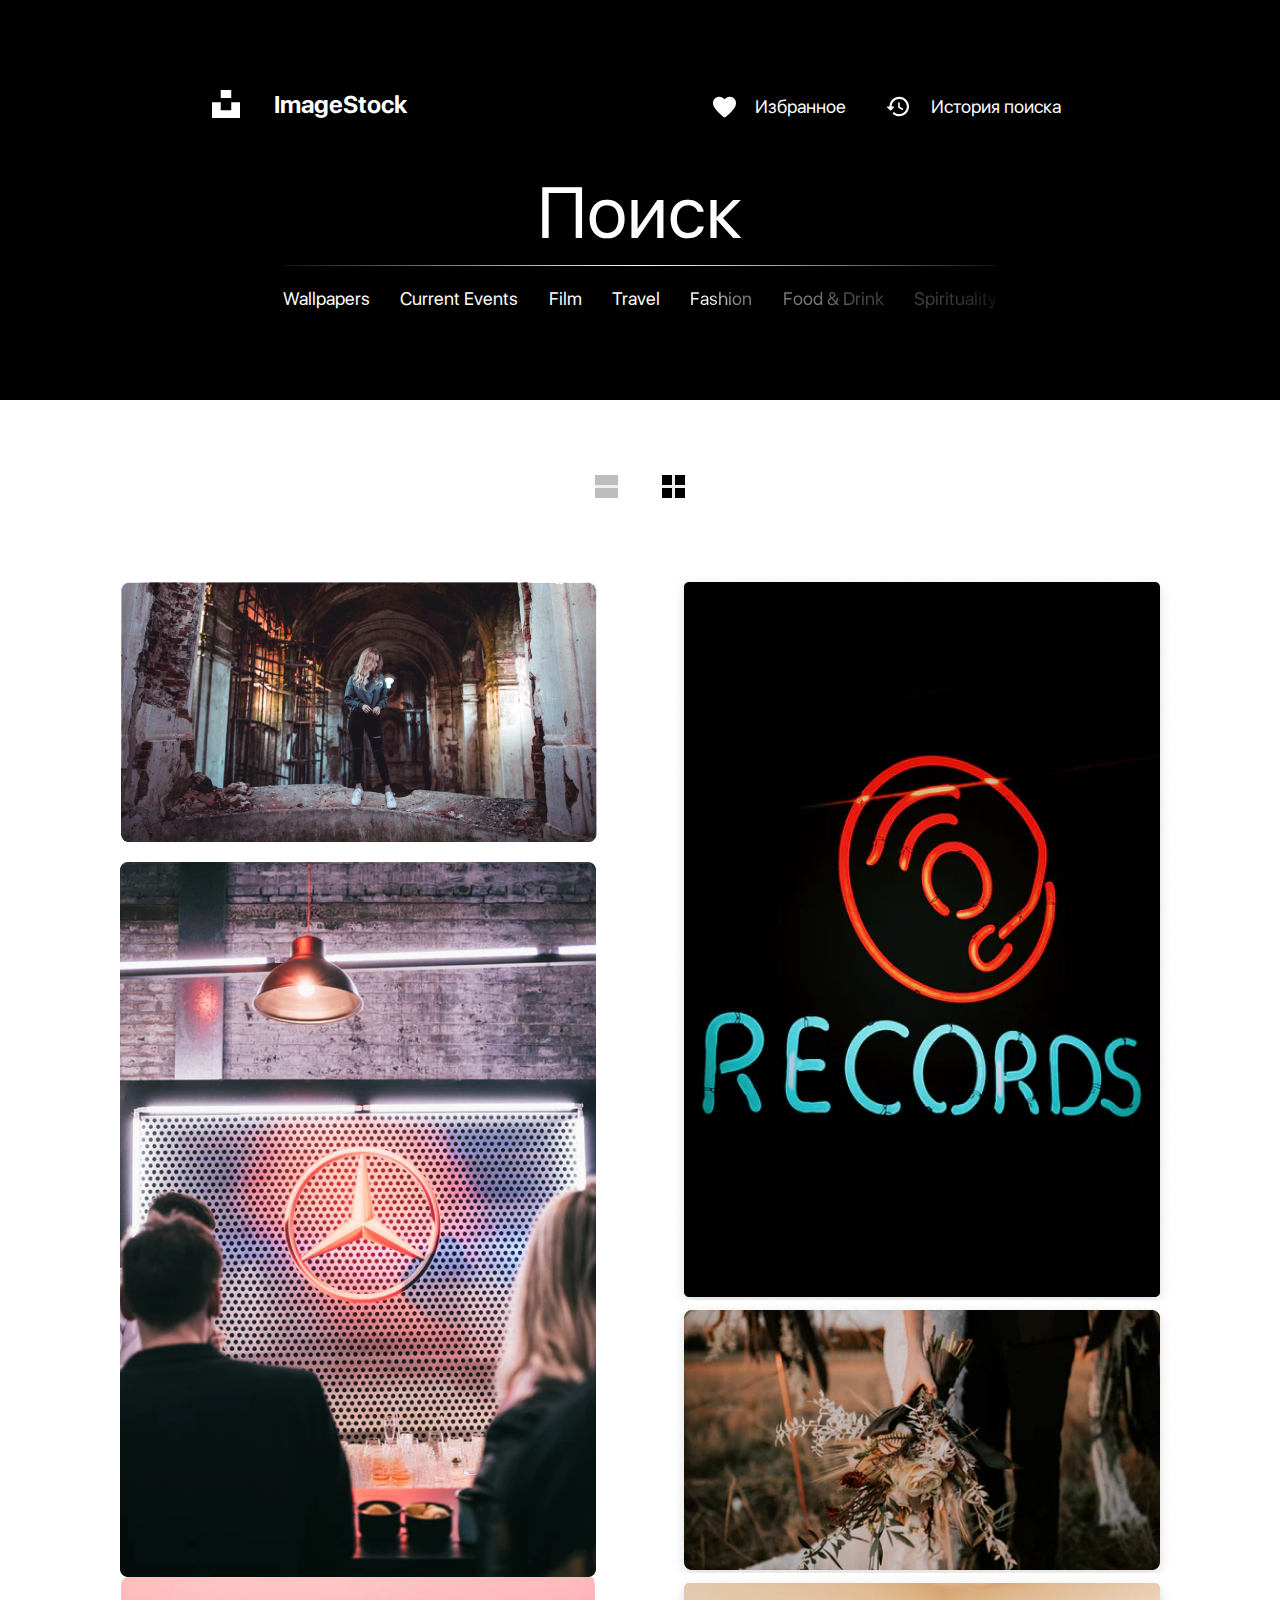
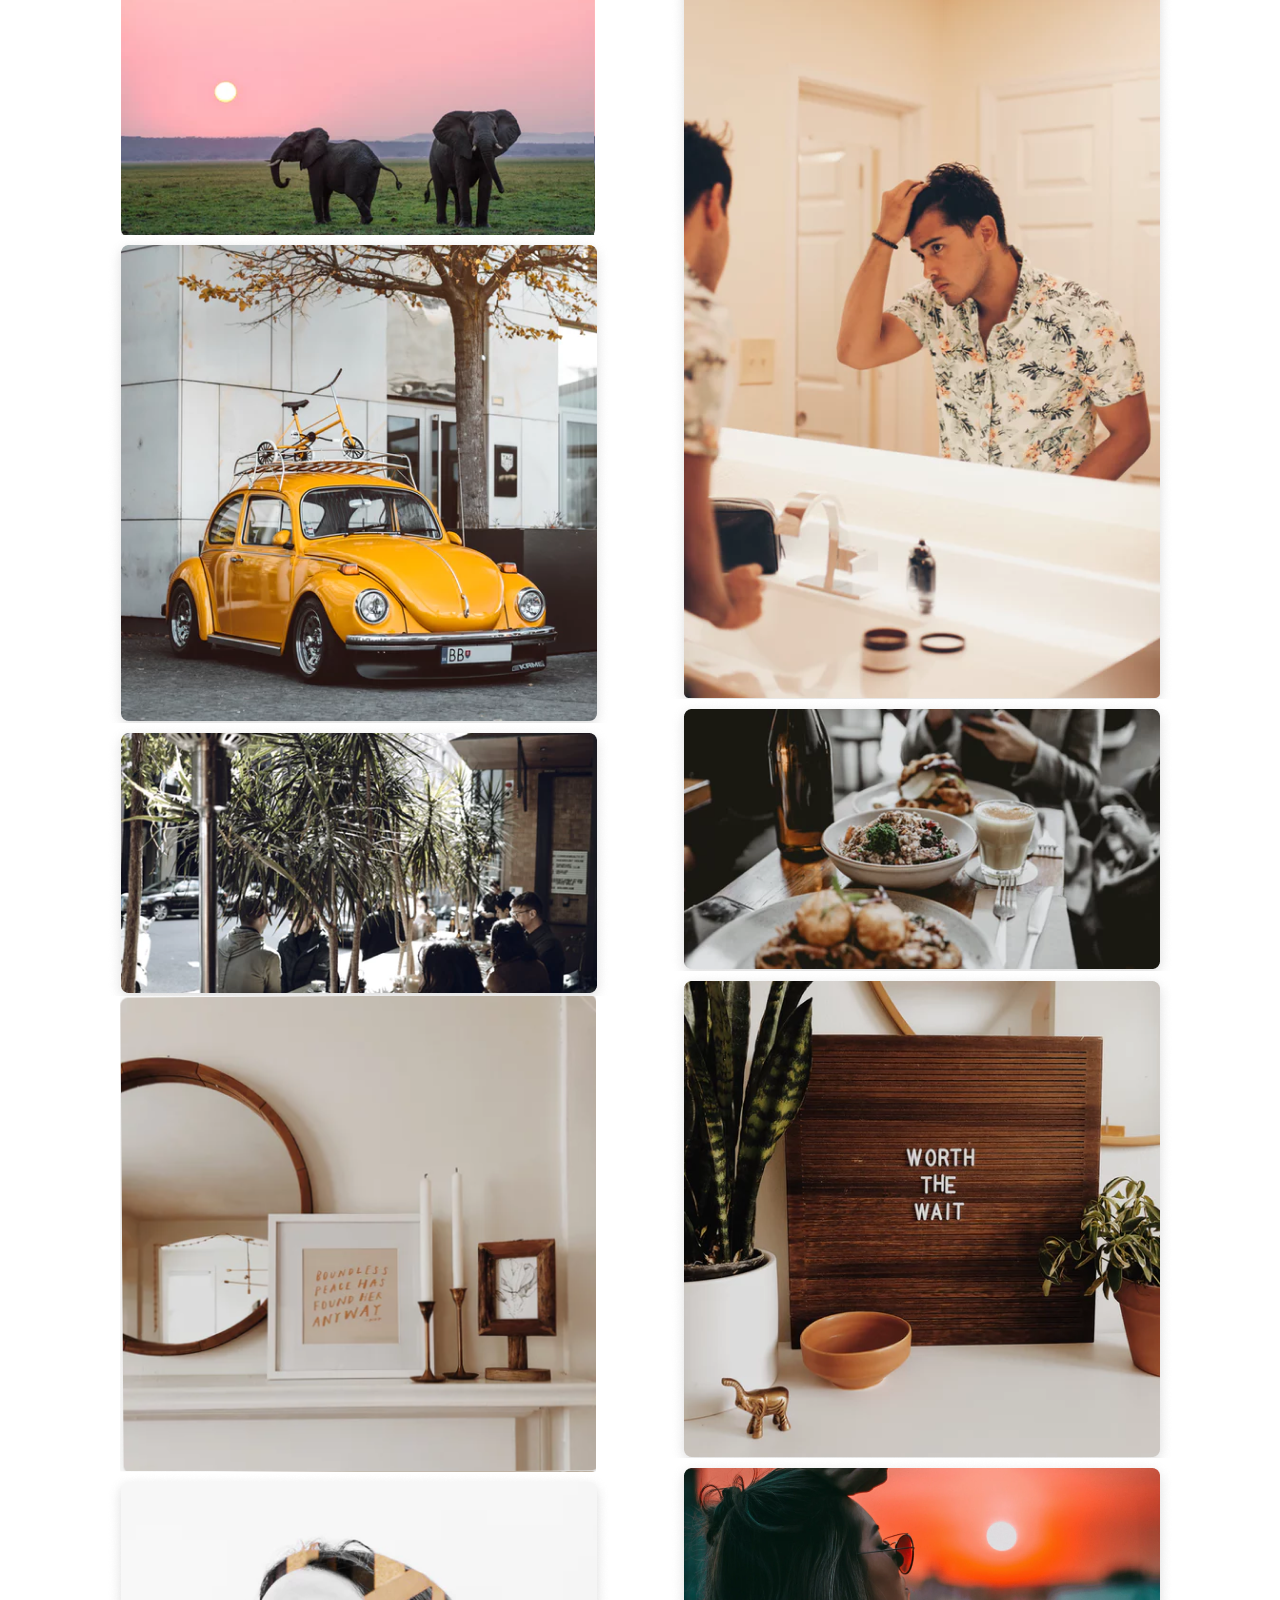
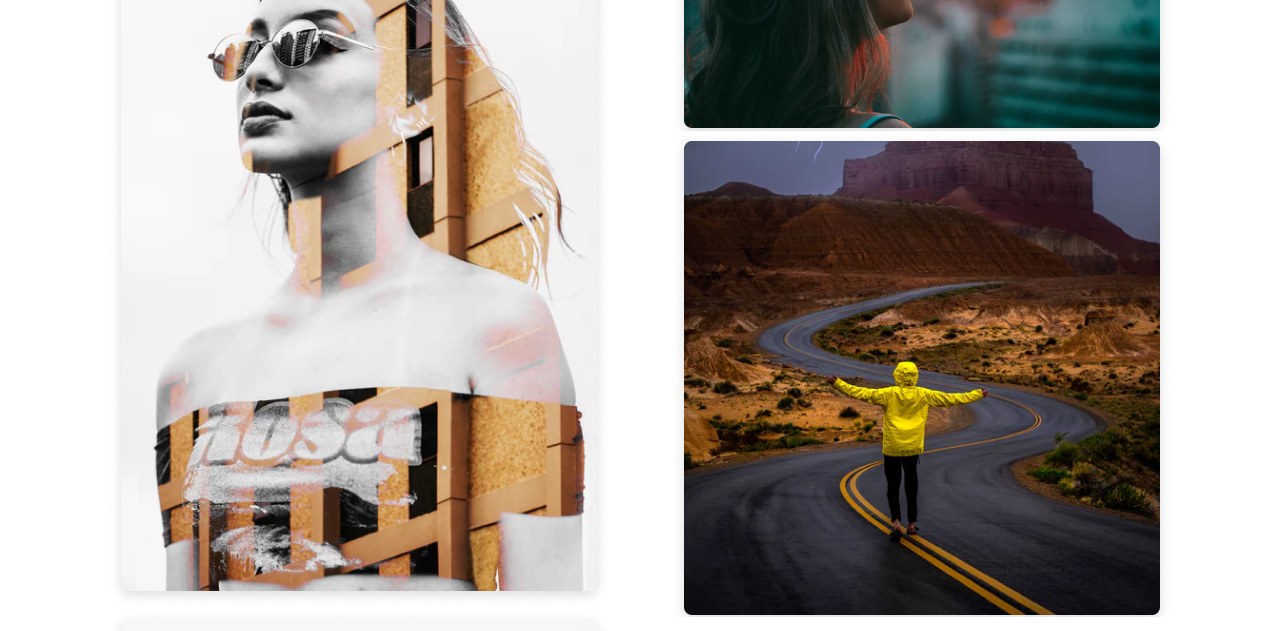
<file: index.html>
<!DOCTYPE html>
<html lang="ru">
<head>
    <meta charset="UTF-8">
    <meta http-equiv="X-UA-Compatible" content="IE=edge">
    <meta name="viewport" content="width=device-width, initial-scale=1.0">
    <title>ImageStock</title>
    <!-- =========LINK======== -->
    <link rel="stylesheet" href="css/style.css">
    <link rel="stylesheet" href="css/media.css">
</head>
<body>
    <header class="header_body">
        <div class="innerBlock">
            <div class="top_logo">
                <div class="top_logo__content">
                    <div class="top_logo_block">
                        <img class="top_logo__img" src="icons/logo.svg" alt="top logo">
                    </div>
                    <div class="top_link_block">
                        <a class="top_logo__link" href="#">ImageStock</a>
                    </div>
                </div>
                <div class="pagination_block">
                    <div class="pagination_liked">
                        <a href="https://mainuser02.github.io/kino/photo_page"><img src="icons/heart.svg" alt="liked"></a>
                        <a class="liked_link" href="https://mainuser02.github.io/kino/photo_page">Избранное</a>
                    </div>
                    <div class="pagination_history">
                        <img src="icons/history_24px.svg" alt="history search">
                        <a class="history_link" href="#">История поиска</a>
                    </div>
                </div>
            </div>
            <nav>
                <div class="main_search_block">
                    <input class="input_search" type="text" placeholder="Поиск">
                    <div class="input_line"></div>
                </div>
                <div class="nav_text_block">
                    <div class="nav_text_inner">
                        <a href="">Wallpapers</a>
                        <a href="">Textures & Patterns</a>
                        <a href="">Nature</a>
                        <a href="">Current Events</a>
                        <a href="">Architecture</a>
                        <a href="">Business & Work</a>
                        <a href="">Film</a>
                        <a href="">Animals</a>
                        <a href="">Travel</a>
                        <a href="">Fashion</a>
                        <a href="">Food & Drink</a>
                        <a href="">Spirituality</a>
                    </div>
                </div>
            </nav>
        </div>
    </header>
    <section class="gallery_body">
        <div class="gallery_body_inner">
            <div class="type_selection__inner">
                <div class="type_selection_block">
                    <button class="type_selection_width"></button>
                    <button class="type_selection_square"></button>
                </div>
            </div>
            <div class="main_gallery_block">
                <div class="main_gallery__row firstRow">
                    <div class="firstRow_image_first"></div>
                    <div class="firstRow_image_second"></div>
                    <div class="firstRow_image_third"></div>
                    <div class="firstRow_image_four"></div>
                    <div class="firstRow_image_five"></div>
                    <div class="firstRow_image_six"></div>
                    <div class="firstRow_image_seven"></div>
                </div>
                <div class="main_gallery__row secondRow">
                    <div class="secondRow_image_first"></div>
                    <div class="secondRow_image_second"></div>
                    <div class="secondRow_image_third"></div>
                    <div class="secondRow_image_four"></div>
                    <div class="secondRow_image_five"></div>
                    <div class="secondRow_image_six"></div>
                    <div class="secondRow_image_seven"></div>
                </div>
                <div class="main_gallery__row thirdRow">
                    <div class="thirdRow_image_first"></div>
                    <div class="thirdRow_image_second"></div>
                    <div class="thirdRow_image_third"></div>
                    <div class="thirdRow_image_four"></div>
                    <div class="thirdRow_image_five"></div>
                    <div class="thirdRow_image_six"></div>
                    <div class="thirdRow_image_seven"></div>
                </div>
            </div>
        </div>
    </section>
</body>
</html>
</file>
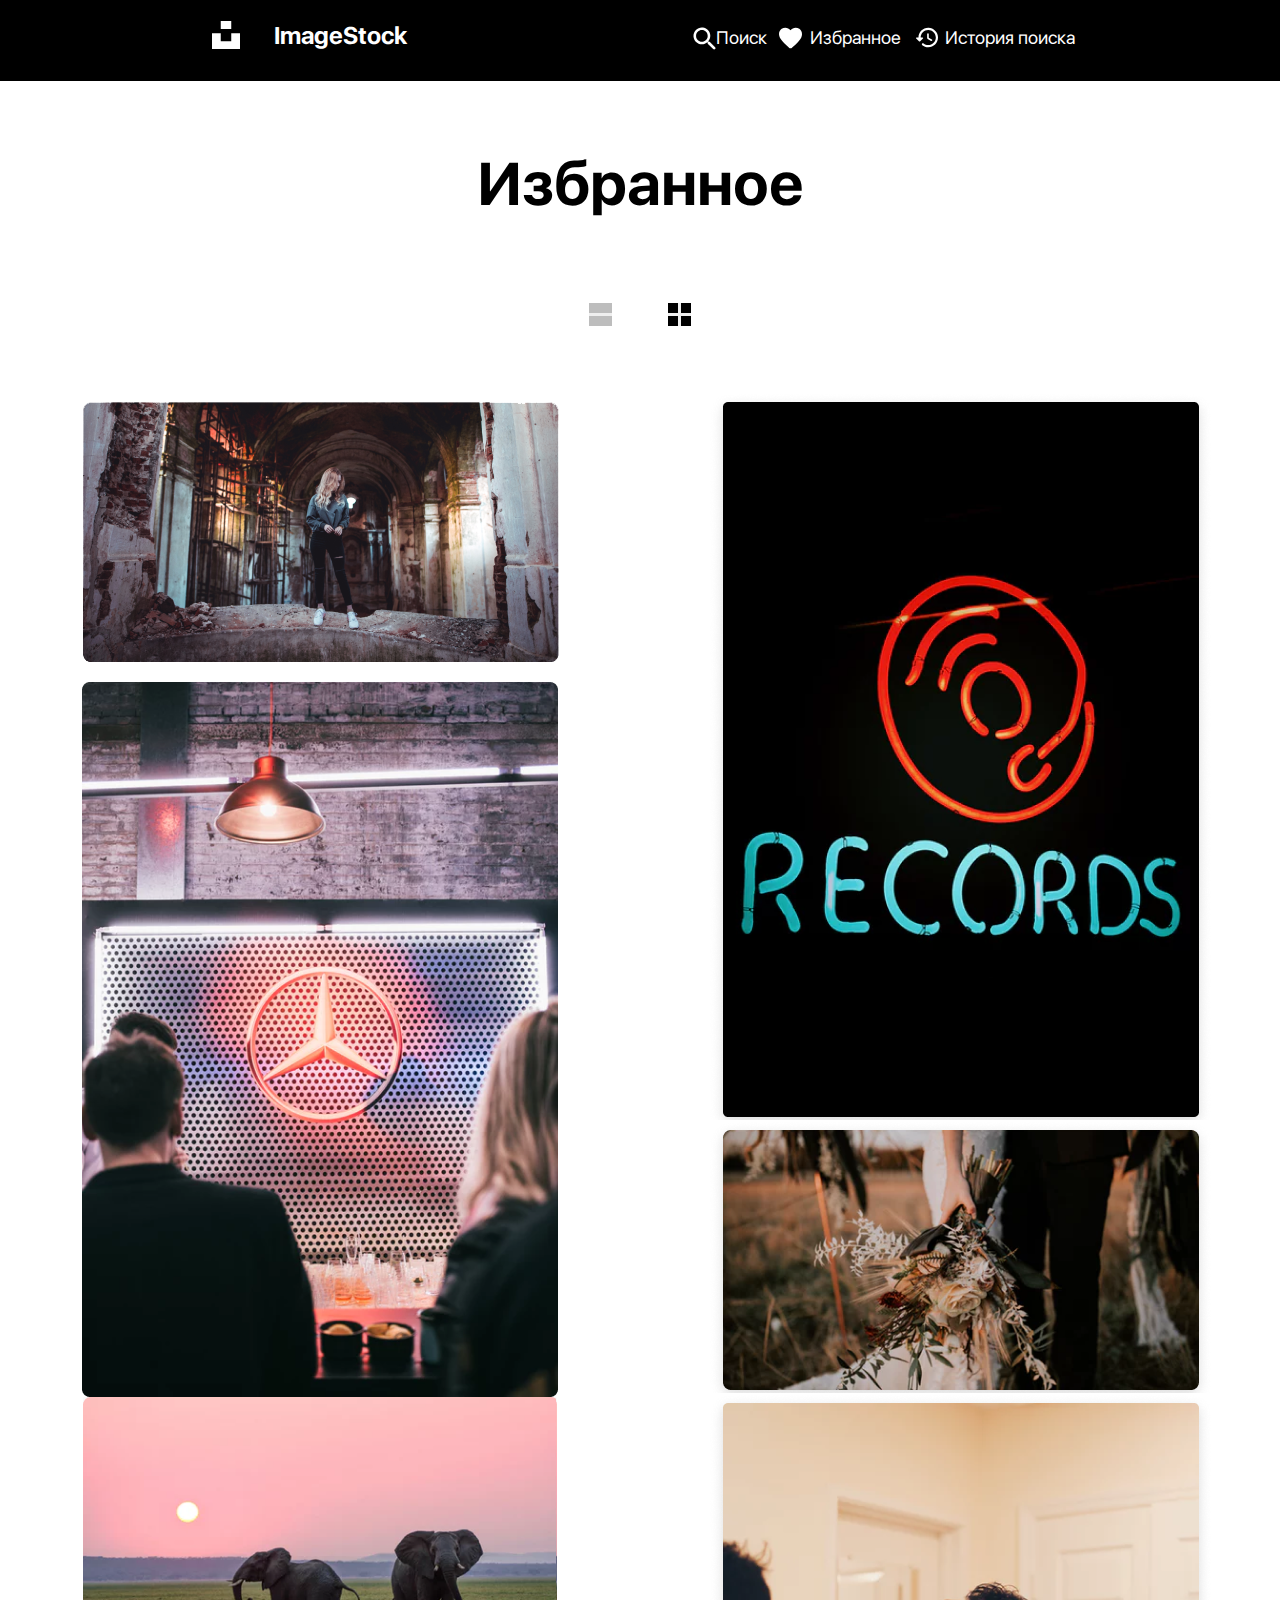
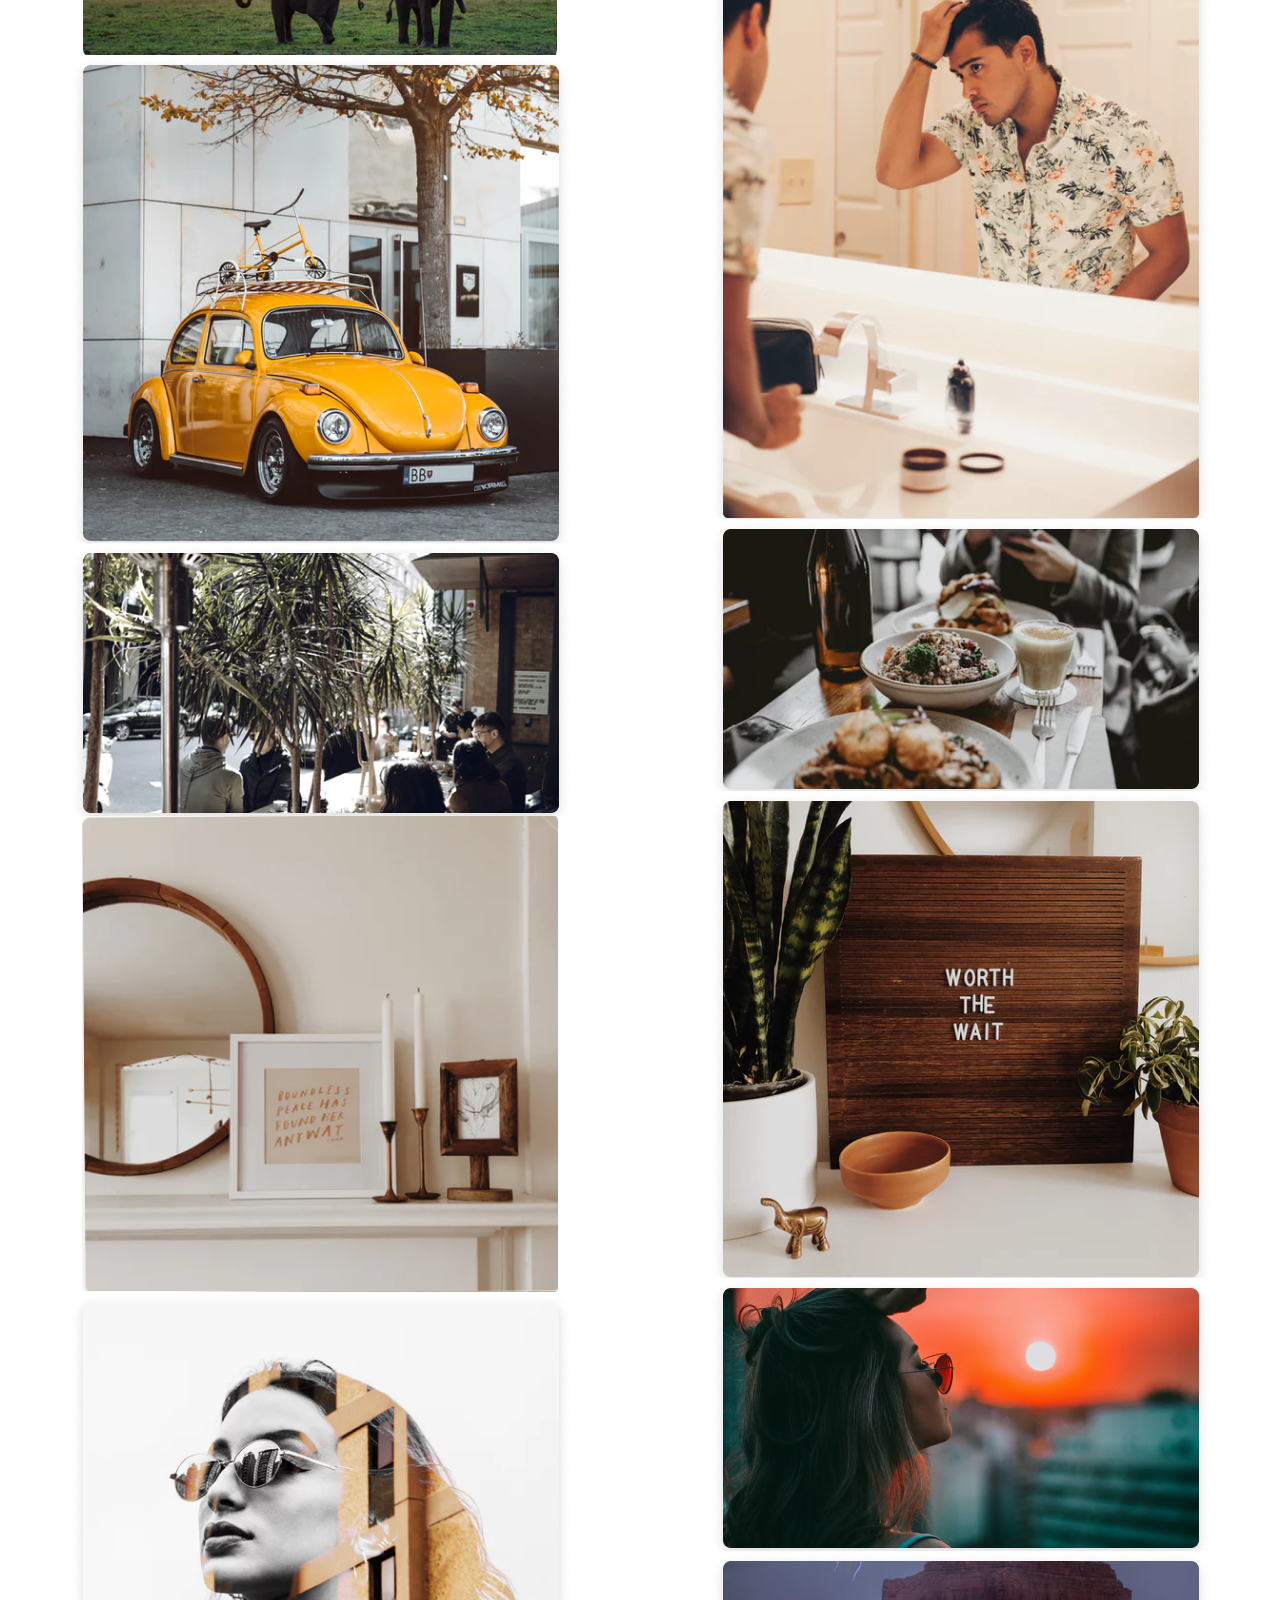
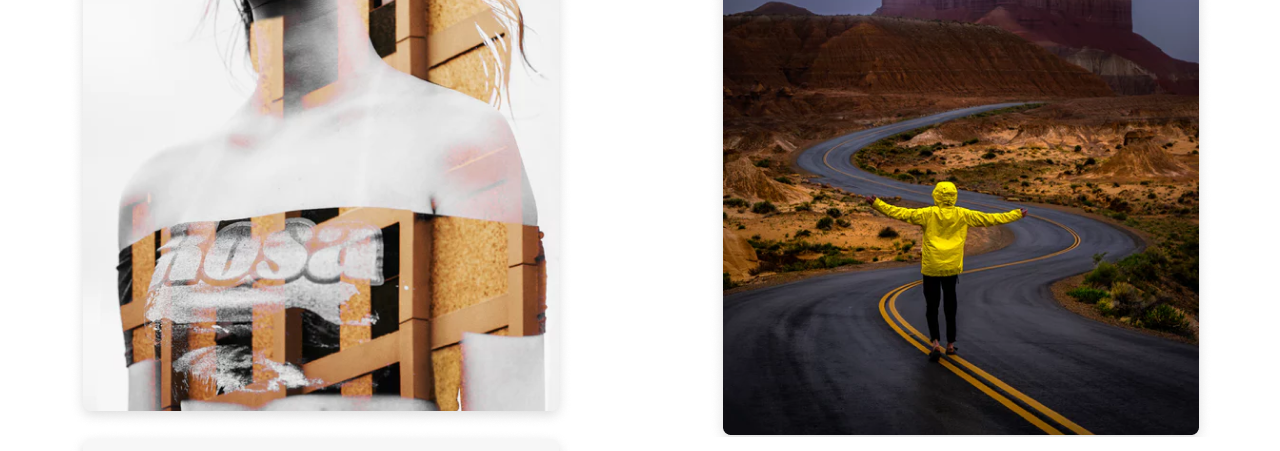
<file: photo_page.html>
<!DOCTYPE html>
<html lang="en">
<head>
    <meta charset="UTF-8">
    <meta http-equiv="X-UA-Compatible" content="IE=edge">
    <meta name="viewport" content="width=device-width, initial-scale=1.0">
    <title>Photo Page</title>
    <!-- =========LINK======== -->
    <link rel="stylesheet" href="css/photo_page.css">
    <link rel="stylesheet" href="css/media.css">
</head>
<body>
    <header class="header_body">
        <div class="innerBlock">
            <div class="top_logo">
                <div class="top_logo__content">
                    <div class="top_logo_block">
                        <img class="top_logo__img" src="icons/logo.svg" alt="top logo">
                    </div>
                    <div class="top_link_block">
                        <a class="top_logo__link" href="#">ImageStock</a>
                    </div>
                </div>
                <div class="pagination_block">
                    <div class="pagination_search">
                        <img src="icons/search.svg" alt="search">
                        <a class="search_link" href="#">Поиск</a>
                    </div>
                    <div class="pagination_liked">
                        <img src="icons/heart.svg" alt="liked">
                        <a class="liked_link" href="#">Избранное</a>
                    </div>
                    <div class="pagination_history">
                        <img src="icons/history_24px.svg" alt="history search">
                        <a class="history_link" href="#">История поиска</a>
                    </div>
                </div>
            </div>
        </div>
    </header>
    <section class="liked_gallery_block">
        <div class="title_liked_block">
            <p class="title_liked">Избранное</p>
        </div>
        <div class="type_selection__inner">
            <div class="type_selection_block">
                <button class="type_selection_width"></button>
                <button class="type_selection_square"></button>
            </div>
        </div>
        <div class="main_gallery_block">
            <div class="main_gallery__row firstRow">
                <div class="firstRow_image_first"></div>
                <div class="firstRow_image_second"></div>
                <div class="firstRow_image_third"></div>
                <div class="firstRow_image_four"></div>
                <div class="firstRow_image_five"></div>
                <div class="firstRow_image_six"></div>
                <div class="firstRow_image_seven"></div>
            </div>
            <div class="main_gallery__row secondRow">
                <div class="secondRow_image_first"></div>
                <div class="secondRow_image_second"></div>
                <div class="secondRow_image_third"></div>
                <div class="secondRow_image_four"></div>
                <div class="secondRow_image_five"></div>
                <div class="secondRow_image_six"></div>
                <div class="secondRow_image_seven"></div>
            </div>
            <div class="main_gallery__row thirdRow">
                <div class="thirdRow_image_first"></div>
                <div class="thirdRow_image_second"></div>
                <div class="thirdRow_image_third"></div>
                <div class="thirdRow_image_four"></div>
                <div class="thirdRow_image_five"></div>
                <div class="thirdRow_image_six"></div>
                <div class="thirdRow_image_seven"></div>
            </div>
        </div>
    </section>
</body>
</html>
</file>
<file: css/style.css>
@charset "UTF-8";
@font-face {
  font-family: "SFUIDisplay";
  src: url("../fonts/SFUIDisplay-Bold.eot");
  src: local("☺"), url("../fonts/SFUIDisplay-Bold.woff") format("woff"), url("../fonts/SFUIDisplay-Bold.ttf") format("truetype"), url("../fonts/SFUIDisplay-Bold.svg") format("svg");
  font-weight: bold;
  font-style: normal;
}
@font-face {
  font-family: "SFUIDisplay";
  src: url("../fonts/SFUIDisplay-Regular.eot");
  src: local("☺"), url("../fonts/SFUIDisplay-Regular.woff") format("woff"), url("../fonts/SFUIDisplay-Regular.ttf") format("truetype"), url("../fonts/SFUIDisplay-Regular.svg") format("svg");
  font-weight: normal;
  font-style: normal;
}
body {
  margin: 0 auto;
  padding: 0;
}

a {
  text-decoration: none;
}

.header_body {
  width: 100%;
  background-color: #000;
  display: flex;
  justify-content: center;
  align-items: center;
}

.innerBlock {
  width: 79%;
  min-height: 400px;
  background-color: #000;
  display: flex;
  flex-direction: column;
}

.top_logo {
  width: 100%;
  height: 150px;
  background-color: #000;
  display: flex;
  flex-direction: row;
  align-items: flex-end;
  justify-content: space-between;
}

.top_logo__content {
  background-color: #000;
  width: 34%;
  min-height: 60px;
  display: flex;
  flex-direction: row;
  align-items: flex-start;
  justify-content: space-between;
}

.top_logo_block {
  width: 26%;
  display: flex;
  justify-content: flex-end;
}

.top_link_block {
  width: 63%;
  display: flex;
}

.top_logo__link {
  font-family: "SFUIDisplay";
  font-weight: bold;
  font-style: normal;
  color: #fff;
  font-size: 24px;
  line-height: 29px;
}

.pagination_block {
  width: 21.2%;
  min-height: 54px;
  background-color: #000;
  display: flex;
  flex-direction: row;
  justify-content: space-between;
  align-items: flex-start;
}

.pagination_liked {
  background-color: #000;
  width: 126px;
  display: flex;
  justify-content: space-between;
}

.liked_link {
  text-decoration: none;
  font-family: "SFUIDisplay";
  font-weight: normal;
  font-style: normal;
  font-size: 18px;
  line-height: 21px;
  color: #fff;
}

.pagination_history {
  background-color: #000;
  width: 170px;
  display: flex;
  justify-content: space-between;
}

.history_link {
  text-decoration: none;
  font-family: "SFUIDisplay";
  font-weight: normal;
  font-style: normal;
  font-size: 18px;
  line-height: 21px;
  color: #fff;
  margin-right: 3px;
}

nav {
  height: 250px;
  background-color: #000;
  display: flex;
  flex-direction: column;
  align-items: center;
}

.nav_text_block {
  display: flex;
  height: 19%;
  width: 80%;
  align-items: center;
}
.nav_text_block .nav_text_inner {
  width: 100%;
  display: flex;
  align-items: center;
  justify-content: space-between;
}
.nav_text_block .nav_text_inner a {
  font-family: "SFUIDisplay";
  font-weight: normal;
  font-style: normal;
  text-decoration: none;
  font-size: 18px;
  line-height: 21px;
  color: #fff;
}

.nav_text_inner a:nth-child(10) {
  background: linear-gradient(45deg, #ffffff 33%, #7a7a7a 66%, #7a7a7a);
  -webkit-background-clip: text;
  -webkit-text-fill-color: transparent;
}
.nav_text_inner a:nth-child(11) {
  background: linear-gradient(45deg, #7a7a7a 33%, #494949 66%, #3d3d3d);
  -webkit-background-clip: text;
  -webkit-text-fill-color: transparent;
}
.nav_text_inner a:nth-child(12) {
  background: linear-gradient(45deg, #3d3d3d 33%, #2e2e2e 66%, #00000063);
  -webkit-background-clip: text;
  -webkit-text-fill-color: transparent;
}

.main_search_block {
  width: 100%;
  height: 50%;
  background-color: #000;
  display: flex;
  justify-content: center;
  flex-direction: column;
  align-items: center;
}

.input_search {
  border: none;
  font-family: "SFUIDisplay";
  font-weight: normal;
  font-style: normal;
  width: 83%;
  height: 83%;
  background: none;
  font-size: 72px;
  line-height: 85, 92px;
  text-align: center;
  color: #fff;
  outline: none;
  display: flex;
}

.input_line {
  width: 80%;
  height: 1px;
  display: flex;
  background: linear-gradient(to right, #111, #ffffff, #111);
}

.input_search::-webkit-input-placeholder {
  color: #fff;
}

.input_search::-moz-placeholder {
  color: #fff;
}

.gallery_body {
  width: 100%;
  display: flex;
  justify-content: center;
  align-items: center;
  background-color: #fff;
}

.gallery_body_inner {
  width: 88%;
  display: flex;
  justify-content: center;
  align-items: flex-start;
  flex-direction: column;
  background-color: #fff;
}

.type_selection__inner {
  width: 100%;
  height: 172px;
  background-color: #fff;
  display: flex;
  justify-content: center;
  align-items: center;
}

.type_selection_block {
  width: 5%;
  display: flex;
  justify-content: space-between;
  align-items: center;
}

.type_selection_width {
  width: 23px;
  height: 23px;
  background-image: url(../img/typewidth.svg);
  padding: 0;
  border: none;
}

.type_selection_square {
  width: 23px;
  height: 23px;
  background-image: url(../img/typeq.svg);
  padding: 0;
  border: none;
}

.main_gallery_block {
  display: flex;
  flex-direction: row;
  width: 100%;
  min-height: auto;
  justify-content: space-evenly;
  align-items: flex-start;
}

.main_gallery__row {
  width: 100%;
  display: flex;
  min-height: auto;
  flex-direction: column;
  align-items: center;
  justify-content: flex-start;
}

.firstRow_image_first {
  width: 503px;
  min-height: 270px;
  margin-bottom: 20px;
  background-image: url(../img/first_girl.png);
}
.firstRow_image_first a {
  width: 100%;
  min-height: 270px;
  display: block;
}

.firstRow_image_second {
  width: 476px;
  min-height: 715px;
  background-image: url(../img/mercedes.png);
}

.firstRow_image_third {
  width: 474px;
  min-height: 258px;
  background-image: url(../img/elephantscrop.png);
}

.firstRow_image_four {
  width: 503px;
  min-height: 488px;
  background-image: url(../img/juke.png);
}

.firstRow_image_five {
  width: 503px;
  min-height: 273px;
  background-image: url(../img/street.png);
}

.firstRow_image_six {
  width: 476px;
  min-height: 476px;
  background-image: url(../img/designcrop.png);
}

.firstRow_image_seven {
  width: 503px;
  min-height: 759px;
  background-image: url(../img/girl.png);
}

.secondRow_image_first {
  width: 503px;
  min-height: 728px;
  background-image: url(../img/records.png);
}

.secondRow_image_second {
  width: 503px;
  min-height: 273px;
  background-image: url(../img/merry.png);
}

.secondRow_image_third {
  width: 503px;
  min-height: 726px;
  background-image: url(../img/men.png);
}

.secondRow_image_four {
  width: 503px;
  min-height: 272px;
  background-image: url(../img/stol.png);
}

.secondRow_image_five {
  width: 503px;
  min-height: 487px;
  background-image: url(../img/worth.png);
}

.secondRow_image_six {
  width: 503px;
  min-height: 273px;
  background-image: url(../img/rasta.png);
}

.secondRow_image_seven {
  width: 503px;
  min-height: 486px;
  background-image: url(../img/yellow.png);
}

.thirdRow_image_first {
  width: 505px;
  height: 494px;
  background-image: url(../img/nigga.png);
}

.thirdRow_image_second {
  width: 493px;
  height: 727px;
  background-image: url(../img/photo.png);
}

.thirdRow_image_third {
  width: 494px;
  height: 272px;
  background-image: url(../img/fruicts.png);
}

.thirdRow_image_four {
  width: 495px;
  height: 486px;
  background-image: url(../img/gtr.png);
}

.thirdRow_image_five {
  width: 494px;
  height: 271px;
  background-image: url(../img/mountain.png);
}

.thirdRow_image_six {
  width: 495px;
  height: 726px;
  background-image: url(../img/second_mountain.png);
}

.thirdRow_image_seven {
  width: 495px;
  height: 271px;
  background-image: url(../img/para.png);
}

/*# sourceMappingURL=style.css.map */
</file>
<file: css/media.css>
@media screen and (max-width: 1850px){
    .nav_text_inner a:nth-child(5){
        display: none;
    }
    .nav_text_inner a:nth-child(6){
        display: none;
    }
    .nav_text_inner a:nth-child(8){
        display: none;
    }
}

@media screen and (max-width: 1650px) and (min-width: 1601px) {
    .pagination_block{
        width: 25%;
    }
}

@media screen and (max-width: 1600px) {
    .top_logo{
        width: 88%;
    }
    .nav_text_inner a:nth-child(2){
        display: none;
    }
    .nav_text_inner a:nth-child(3){
        display: none;
    }
    .innerBlock{
        justify-content: center;
        align-items: center;
    }
    .top_logo__content{
        width: 24%;
    }
    .top_logo_block {
        width: 21%;
    }
    .pagination_block{
        width: 29%;
    }
    .thirdRow{
        display: none;
    }
}

@media screen and (max-width: 1550px) {
    .pagination_history{
        width: 75%;
        justify-content: space-evenly;
    }
    .pagination_liked{
        width: 59%;
        justify-content: space-evenly;
    }
    .type_selection_block{
        width: 8%;
    }
}

@media screen and (max-width: 1549px) and (min-width: 1025px) {
    .pagination_block{
        width: 44%;
    }

}

@media screen and (max-width: 1024px) {
    .nav_text_inner a:nth-child(4){
        display: none;
    }
    .nav_text_inner a:nth-child(11){
        display: none;
    }
    .liked_link, .history_link, .top_link_block, .search_link{
        display: none;
    }
    .thirdRow{
        display: none;
    }
    .main_gallery_block{
        flex-direction: row;
        justify-content: space-between;
        align-items: center;
    }
    .main_gallery__row div{
        margin-bottom: 20px;
    }
    .firstRow_image_first{
        width: 100%;
        min-height: 180.83px;
        background-image: url(../img/media-image/first_girl.png);
        background-repeat: no-repeat;
        background-position: center;
    }
    .firstRow_image_second{
        width: 100%;
        min-height: 497.28px;
        background-image: url(../img/media-image/mercedes.png);
        background-repeat: no-repeat;
        background-position: center;
    }
    .firstRow_image_third{
        width: 100%;
        min-height: 180.83px;
        background-image: url(../img/media-image/elephants.png);
        background-repeat: no-repeat;
        background-position: center;
    }
    .firstRow_image_four{
        width: 100%;
        min-height: 330.92px;
        background-image: url(../img/media-image/juke.png);
        background-repeat: no-repeat;
        background-position: center;
    }
    .firstRow_image_five{
        width: 100%;
        min-height: 180.83px;
        background-image: url(../img/media-image/street.png);
        background-repeat: no-repeat;
        background-position: center;
    }
    .firstRow_image_six{
        width: 100%;
        min-height: 330.92px;
        background-image: url(../img/media-image/design.png);
        background-repeat: no-repeat;
        background-position: center;
    }
    .firstRow_image_seven{
        width: 100%;
        min-height: 493px;
        background-image: url(../img/media-image/second_girl.png);
        background-repeat: no-repeat;
        background-position: center;
    }
    .secondRow_image_first{
        width: 100%;
        min-height: 497.28px;
        background-image: url(../img/media-image/records.png);
        background-repeat: no-repeat;
        background-position: center;
    }
    .secondRow_image_second{
        width: 100%;
        min-height: 180.83px; 
        background-image: url(../img/media-image/merry.png);
        background-repeat: no-repeat;
        background-position: center;
    }
    .secondRow_image_third{
        width: 100%;
        min-height: 497.28px;
        background-image: url(../img/media-image/men.png);
        background-repeat: no-repeat;
        background-position: center;
    }
    .secondRow_image_four{
        width: 100%;
        min-height: 180.83px;
        background-image: url(../img/media-image/stol.png);
        background-repeat: no-repeat;
        background-position: center;
    }
    .secondRow_image_five{
        width: 100%;
        min-height: 330.92px;
        background-image: url(../img/media-image/worth.png);
        background-repeat: no-repeat;
        background-position: center;
    }
    .secondRow_image_six{
        width: 100%;
        min-height: 180.83px;  
        background-image: url(../img/media-image/rasta.png);
        background-repeat: no-repeat;
        background-position: center;
    }
    .secondRow_image_seven{
        width: 100%;
        min-height: 329.63px;
        background-image: url(../img/media-image/yellow.png);
        background-repeat: no-repeat;
        background-position: center;
    }
}

@media screen and (max-width: 900px) {
    .type_selection_block{
        width: 12%;
    }
}

@media screen and (max-width: 790px) and (min-width: 500px) {
    .gallery_body_inner{
        width: 95%;
    }
    .main_gallery__row{
        width: 49%;
    }
}

@media screen and (max-width: 600px) {
    .nav_text_block{
        width: 88%;
    }
    .nav_text_inner a:nth-child(7){
        display: none;
    }
    .nav_text_inner a:nth-child(9){
        display: none;
    }
    .type_selection_block{
        width: 18%;
    }
    .firstRow div, .secondRow div{
        margin-bottom: 20px;
    }
    .firstRow_image_first{
        width: 100%;
        min-height: 180.83px;
        background-image: url(../img/media-image/first_girl.png);
        background-repeat: no-repeat;
        background-position: center;
    }
    .firstRow_image_second{
        width: 100%;
        min-height: 497.28px;
        background-image: url(../img/media-image/mercedes.png);
        background-repeat: no-repeat;
        background-position: center;
    }
    .firstRow_image_third{
        width: 100%;
        min-height: 180.83px;
        background-image: url(../img/media-image/elephants.png);
        background-repeat: no-repeat;
        background-position: center;
    }
    .firstRow_image_four{
        width: 100%;
        min-height: 330.92px;
        background-image: url(../img/media-image/juke.png);
        background-repeat: no-repeat;
        background-position: center;
    }
    .firstRow_image_five{
        width: 100%;
        min-height: 180.83px;
        background-image: url(../img/media-image/street.png);
        background-repeat: no-repeat;
        background-position: center;
    }
    .firstRow_image_six{
        width: 100%;
        min-height: 330.92px;
        background-image: url(../img/media-image/design.png);
        background-repeat: no-repeat;
        background-position: center;
    }
    .firstRow_image_seven{
        width: 100%;
        min-height: 493px;
        background-image: url(../img/media-image/second_girl.png);
        background-repeat: no-repeat;
        background-position: center;
    }
    .secondRow_image_first{
        width: 100%;
        min-height: 497.28px;
        background-image: url(../img/media-image/records.png);
        background-repeat: no-repeat;
        background-position: center;
    }
    .secondRow_image_second{
        width: 100%;
        min-height: 180.83px; 
        background-image: url(../img/media-image/merry.png);
        background-repeat: no-repeat;
        background-position: center;
    }
    .secondRow_image_third{
        width: 100%;
        min-height: 497.28px;
        background-image: url(../img/media-image/men.png);
        background-repeat: no-repeat;
        background-position: center;
    }
    .secondRow_image_four{
        width: 100%;
        min-height: 180.83px;
        background-image: url(../img/media-image/stol.png);
        background-repeat: no-repeat;
        background-position: center;
    }
    .secondRow_image_five{
        width: 100%;
        min-height: 330.92px;
        background-image: url(../img/media-image/worth.png);
        background-repeat: no-repeat;
        background-position: center;
    }
    .secondRow_image_six{
        width: 100%;
        min-height: 180.83px;  
        background-image: url(../img/media-image/rasta.png);
        background-repeat: no-repeat;
        background-position: center;
    }
    .secondRow_image_seven{
        width: 100%;
        min-height: 329.63px;
        background-image: url(../img/media-image/yellow.png);
        background-repeat: no-repeat;
        background-position: center;
    }
}

@media screen  and (max-width: 499px) {
    .main_gallery_block{
        flex-direction: column;
    }
}

@media screen and (max-width: 376px) {
    .top_logo__link{
        display: none;
    }
    .liked_link{
        display: none;
    }
    .history_link{
        display: none;
    }
    .pagination_block{
        width: 30%;
    }
    .pagination_liked{
        justify-content: flex-end;
    }
    .pagination_history{
        justify-content: flex-end;
    }
    nav{
        min-height: 26vh;
    }
    .input_search{
        font-size: 36px;
        line-height: 43px;
    }
    .nav_text_block {
        width: 100%;
    }
    .nav_text_block a{
        white-space: nowrap;
        margin-right: 15px;
    }
    .type_selection_block{
        width: 25%;
    }
    .main_gallery_block {
        flex-direction: column;
    }
    .firstRow div{
        margin-bottom: 20px;
    }
    .secondRow div{
        margin-bottom: 20px;
    }
    .firstRow_image_first{
        width: 100%;
        min-height: 180.83px;
        background-image: url(../img/media-image/first_girl.png);
        background-repeat: no-repeat;
        background-position: center;
        border-radius: 10px;
    }
    .firstRow_image_second{
        width: 100%;
        min-height: 497.28px;
        background-image: url(../img/media-image/mercedes.png);
        background-repeat: no-repeat;
        background-position: center;
        border-radius: 10px;
    }
    .firstRow_image_third{
        width: 100%;
        min-height: 180.83px;
        background-image: url(../img/media-image/elephants.png);
        background-repeat: no-repeat;
        background-position: center;
        border-radius: 10px;
    }
    .firstRow_image_four{
        width: 100%;
        min-height: 330.92px;
        background-image: url(../img/media-image/juke.png);
        background-repeat: no-repeat;
        background-position: center;
        border-radius: 10px;
    }
    .firstRow_image_five{
        width: 100%;
        min-height: 180.83px;
        background-image: url(../img/media-image/street.png);
        background-repeat: no-repeat;
        background-position: center;
        border-radius: 10px;
    }
    .firstRow_image_six{
        width: 100%;
        min-height: 330.92px;
        background-image: url(../img/media-image/design.png);
        background-repeat: no-repeat;
        background-position: center;
        border-radius: 10px;
    }
    .firstRow_image_seven{
        width: 100%;
        min-height: 493px;
        background-image: url(../img/media-image/second_girl.png);
        background-repeat: no-repeat;
        background-position: center;
        border-radius: 10px;
    }
    .secondRow_image_first{
        width: 100%;
        min-height: 497.28px;
        background-image: url(../img/media-image/records.png);
        background-repeat: no-repeat;
        background-position: center;
        border-radius: 10px;
    }
    .secondRow_image_second{
        width: 100%;
        min-height: 180.83px; 
        background-image: url(../img/media-image/merry.png);
        background-repeat: no-repeat;
        background-position: center;
        border-radius: 10px;
    }
    .secondRow_image_third{
        width: 100%;
        min-height: 497.28px;
        background-image: url(../img/media-image/men.png);
        background-repeat: no-repeat;
        background-position: center;
        border-radius: 10px;
    }
    .secondRow_image_four{
        width: 100%;
        min-height: 180.83px;
        background-image: url(../img/media-image/stol.png);
        background-repeat: no-repeat;
        background-position: center;
        border-radius: 10px;
    }
    .secondRow_image_five{
        width: 100%;
        min-height: 330.92px;
        background-image: url(../img/media-image/worth.png);
        background-repeat: no-repeat;
        background-position: center;
        border-radius: 10px;
    }
    .secondRow_image_six{
        width: 100%;
        min-height: 180.83px;  
        background-image: url(../img/media-image/rasta.png);
        background-repeat: no-repeat;
        background-position: center;
        border-radius: 10px;
    }
    .secondRow_image_seven{
        width: 100%;
        min-height: 329.63px;
        background-image: url(../img/media-image/yellow.png);
        background-repeat: no-repeat;
        background-position: center;
        border-radius: 10px;
    }

    .thirdRow{
        display: none;
    }
}

/* Media queries SECOND page */
@media screen and (max-width: 1650px) and (min-width: 1550px) {
    .pagination_block {
        width: 43%;
    }
}
</file>
<file: css/photo_page.css>
@charset "UTF-8";
@font-face {
  font-family: "SFUIDisplay";
  src: url("../fonts/SFUIDisplay-Bold.eot");
  src: local("☺"), url("../fonts/SFUIDisplay-Bold.woff") format("woff"), url("../fonts/SFUIDisplay-Bold.ttf") format("truetype"), url("../fonts/SFUIDisplay-Bold.svg") format("svg");
  font-weight: bold;
  font-style: normal;
}
@font-face {
  font-family: "SFUIDisplay";
  src: url("../fonts/SFUIDisplay-Regular.eot");
  src: local("☺"), url("../fonts/SFUIDisplay-Regular.woff") format("woff"), url("../fonts/SFUIDisplay-Regular.ttf") format("truetype"), url("../fonts/SFUIDisplay-Regular.svg") format("svg");
  font-weight: normal;
  font-style: normal;
}
body {
  margin: 0 auto;
  padding: 0;
}

a {
  text-decoration: none;
}

.header_body {
  width: 100%;
  background-color: #000;
  display: flex;
  justify-content: center;
  align-items: center;
}

.innerBlock {
  width: 79%;
  background-color: #000;
  display: flex;
  flex-direction: column;
}

.top_logo {
  width: 100%;
  height: 81px;
  background-color: #000;
  display: flex;
  flex-direction: row;
  align-items: flex-end;
  justify-content: space-between;
}

.top_logo__content {
  background-color: #000;
  width: 34%;
  min-height: 60px;
  display: flex;
  flex-direction: row;
  align-items: flex-start;
  justify-content: space-between;
}

.top_logo_block {
  width: 26%;
  display: flex;
  justify-content: flex-end;
}

.top_link_block {
  width: 63%;
  display: flex;
}

.top_logo__link {
  font-family: "SFUIDisplay";
  font-weight: bold;
  font-style: normal;
  color: #fff;
  font-size: 24px;
  line-height: 29px;
}

.pagination_block {
  width: 35%;
  min-height: 54px;
  background-color: #000;
  display: flex;
  flex-direction: row;
  justify-content: space-between;
  align-items: flex-start;
}

.pagination_search {
  background-color: #000;
  width: 88px;
  display: flex;
  justify-content: space-between;
}

.pagination_liked {
  background-color: #000;
  width: 126px;
  display: flex;
  justify-content: space-between;
}

.pagination_history {
  background-color: #000;
  width: 170px;
  display: flex;
  justify-content: space-between;
}

.liked_link {
  text-decoration: none;
  font-family: "SFUIDisplay";
  font-weight: normal;
  font-style: normal;
  font-size: 18px;
  line-height: 21px;
  color: #fff;
}

.history_link {
  text-decoration: none;
  font-family: "SFUIDisplay";
  font-weight: normal;
  font-style: normal;
  font-size: 18px;
  line-height: 21px;
  color: #fff;
  margin-right: 3px;
}

.search_link {
  text-decoration: none;
  font-family: "SFUIDisplay";
  font-weight: normal;
  font-style: normal;
  font-size: 18px;
  line-height: 21px;
  color: #fff;
  margin-right: 3px;
}

.title_liked_block {
  display: flex;
  justify-content: center;
  align-items: center;
}

.title_liked {
  font-family: "SFUIDisplay";
  font-weight: bold;
  font-style: normal;
  font-size: 60px;
  line-height: 86px;
  color: #000;
}

.type_selection__inner {
  width: 100%;
  height: 55px;
  background-color: #fff;
  display: flex;
  justify-content: center;
  align-items: center;
}

.type_selection_block {
  width: 5%;
  display: flex;
  justify-content: space-between;
  align-items: center;
}

.type_selection_width {
  width: 23px;
  height: 23px;
  background-image: url(../img/typewidth.svg);
  padding: 0;
  border: none;
}

.type_selection_square {
  width: 23px;
  height: 23px;
  background-image: url(../img/typeq.svg);
  padding: 0;
  border: none;
}

.main_gallery_block {
  display: flex;
  flex-direction: row;
  width: 100%;
  min-height: auto;
  margin-top: 50px;
  justify-content: space-evenly;
  align-items: flex-start;
}

.main_gallery__row {
  width: 100%;
  display: flex;
  min-height: auto;
  flex-direction: column;
  align-items: center;
  justify-content: flex-start;
}

.firstRow_image_first {
  width: 503px;
  min-height: 270px;
  margin-bottom: 20px;
  background-image: url(../img/first_girl.png);
}
.firstRow_image_first a {
  width: 100%;
  min-height: 270px;
  display: block;
}

.firstRow_image_second {
  width: 476px;
  min-height: 715px;
  background-image: url(../img/mercedes.png);
}

.firstRow_image_third {
  width: 474px;
  min-height: 258px;
  background-image: url(../img/elephantscrop.png);
}

.firstRow_image_four {
  width: 503px;
  min-height: 488px;
  background-image: url(../img/juke.png);
}

.firstRow_image_five {
  width: 503px;
  min-height: 273px;
  background-image: url(../img/street.png);
}

.firstRow_image_six {
  width: 476px;
  min-height: 476px;
  background-image: url(../img/designcrop.png);
}

.firstRow_image_seven {
  width: 503px;
  min-height: 759px;
  background-image: url(../img/girl.png);
}

.secondRow_image_first {
  width: 503px;
  min-height: 728px;
  background-image: url(../img/records.png);
}

.secondRow_image_second {
  width: 503px;
  min-height: 273px;
  background-image: url(../img/merry.png);
}

.secondRow_image_third {
  width: 503px;
  min-height: 726px;
  background-image: url(../img/men.png);
}

.secondRow_image_four {
  width: 503px;
  min-height: 272px;
  background-image: url(../img/stol.png);
}

.secondRow_image_five {
  width: 503px;
  min-height: 487px;
  background-image: url(../img/worth.png);
}

.secondRow_image_six {
  width: 503px;
  min-height: 273px;
  background-image: url(../img/rasta.png);
}

.secondRow_image_seven {
  width: 503px;
  min-height: 486px;
  background-image: url(../img/yellow.png);
}

.thirdRow_image_first {
  width: 505px;
  height: 494px;
  background-image: url(../img/nigga.png);
}

.thirdRow_image_second {
  width: 493px;
  height: 727px;
  background-image: url(../img/photo.png);
}

.thirdRow_image_third {
  width: 494px;
  height: 272px;
  background-image: url(../img/fruicts.png);
}

.thirdRow_image_four {
  width: 495px;
  height: 486px;
  background-image: url(../img/gtr.png);
}

.thirdRow_image_five {
  width: 494px;
  height: 271px;
  background-image: url(../img/mountain.png);
}

.thirdRow_image_six {
  width: 495px;
  height: 726px;
  background-image: url(../img/second_mountain.png);
}

.thirdRow_image_seven {
  width: 495px;
  height: 271px;
  background-image: url(../img/para.png);
}

/*# sourceMappingURL=photo_page.css.map */
</file>
